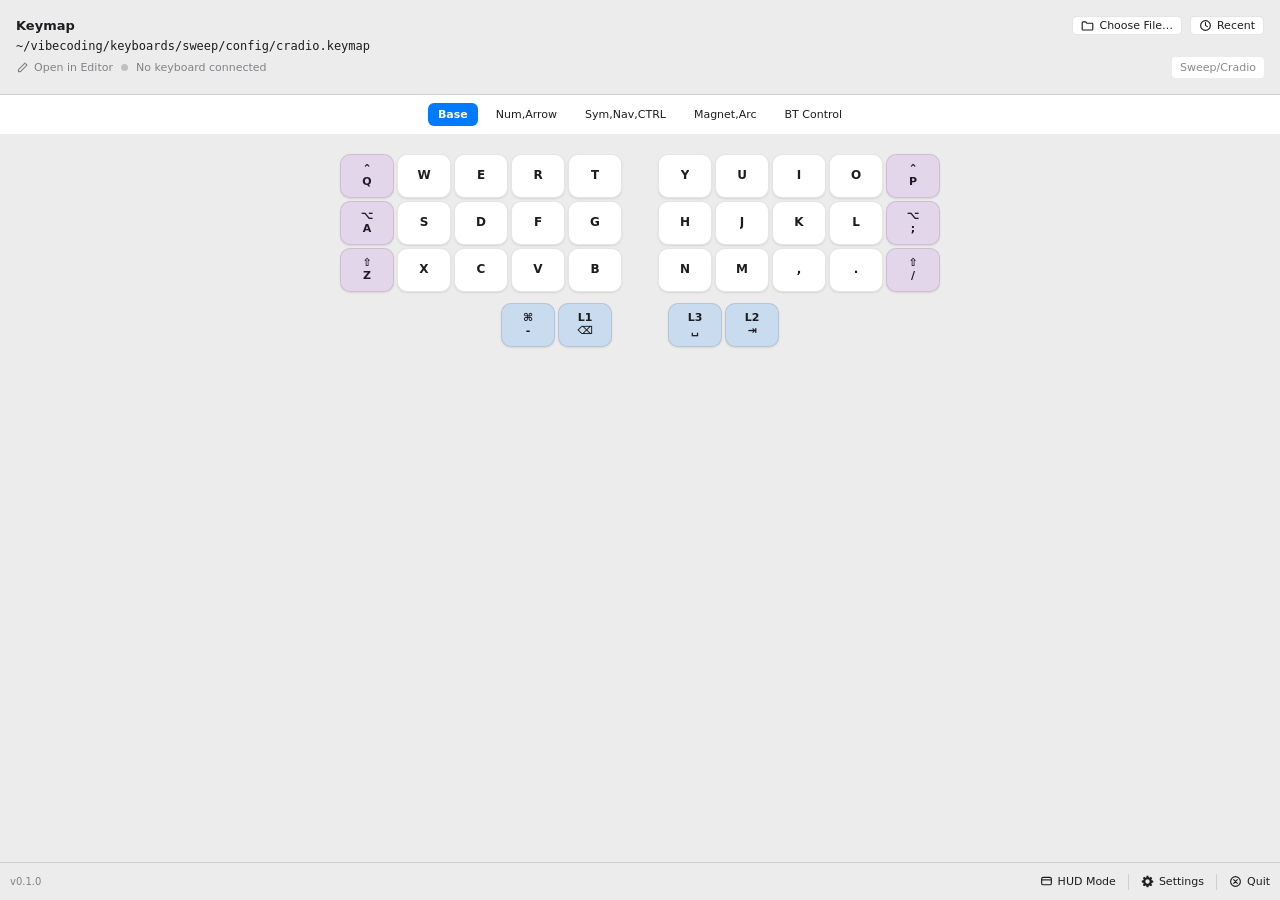
<file: app/ui/index.html>
<!doctype html>
<html lang="en">
<head>
  <meta charset="utf-8">
  <meta name="viewport" content="width=device-width, initial-scale=1">
  <title>peekaboard</title>
  <link rel="stylesheet" href="style.css">
</head>
<body>
  <div class="app" id="app">
    <div id="header"></div>
    <div class="divider" id="header-divider"></div>
    <div class="content" id="content"></div>
    <div class="divider"></div>
    <div class="footer" id="footer"></div>
  </div>
  <div id="overlay-root"></div>
  <script src="bridge.js"></script>
  <script src="keyboard.js"></script>
  <script src="main.js"></script>
</body>
</html>
</file>
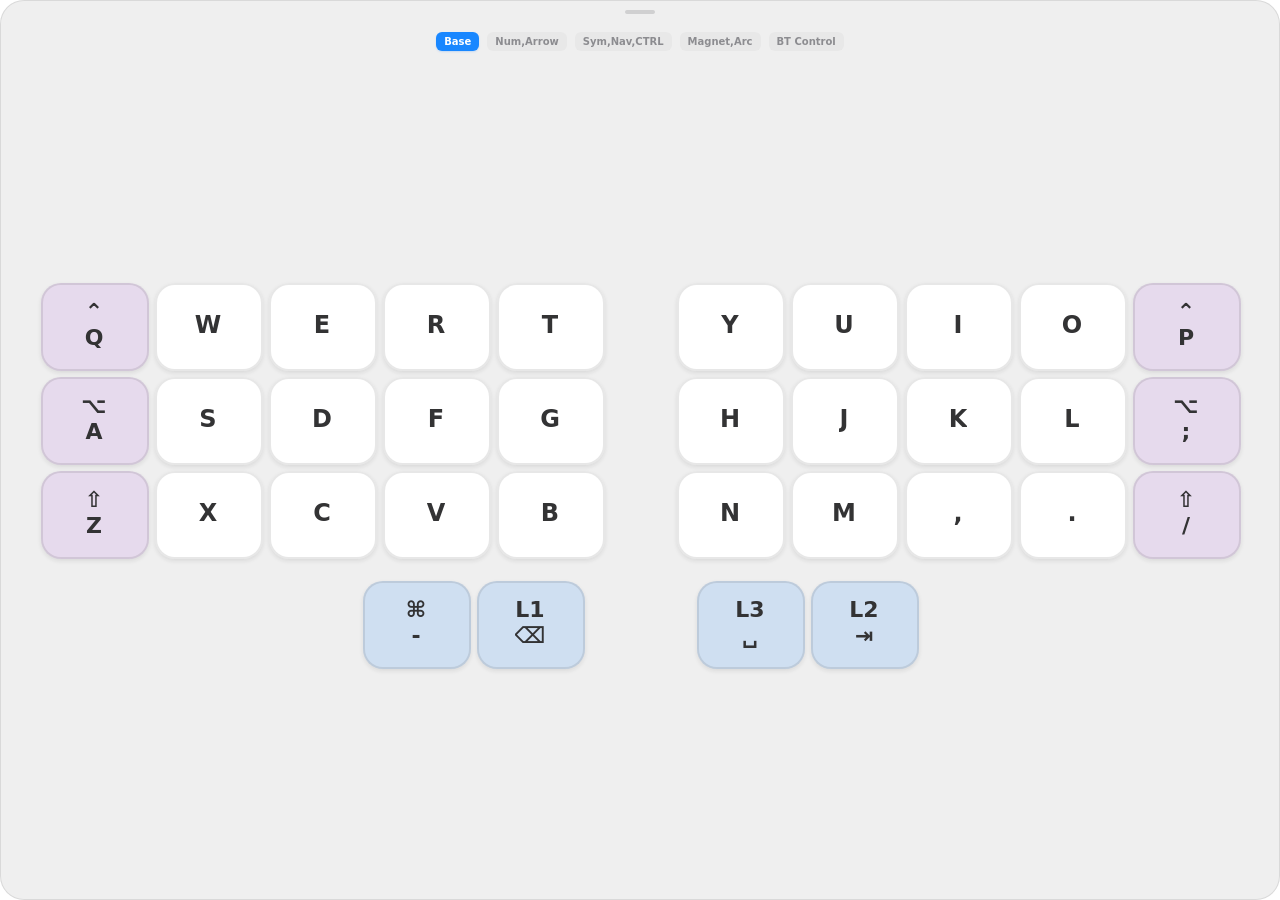
<file: app/ui/hud.html>
<!doctype html>
<html lang="en" class="hud-page">
<head>
  <meta charset="utf-8">
  <meta name="viewport" content="width=device-width, initial-scale=1">
  <title>peekaboard HUD</title>
  <link rel="stylesheet" href="style.css">
</head>
<body class="hud-body">
  <div class="hud" id="hud">
    <div class="grab"><div class="capsule"></div></div>
    <div class="hudtabs" id="tabs"></div>
    <div class="board" id="board"></div>
    <div class="empty" id="empty" style="display:none">No Keymap Loaded</div>
    <div class="wpm" id="wpm" style="display:none" title="Typing speed: five key presses make a word, averaged over the last five seconds">
      <svg viewBox="0 0 54 14"><polyline id="wpm-line" points=""/></svg>
      <span class="num" id="wpm-num">0</span>
      <span class="unit">WPM</span>
    </div>
  </div>
  <div class="edge n" data-dir="North"></div>
  <div class="edge s" data-dir="South"></div>
  <div class="edge e" data-dir="East"></div>
  <div class="edge w" data-dir="West"></div>
  <div class="edge ne" data-dir="NorthEast"></div>
  <div class="edge nw" data-dir="NorthWest"></div>
  <div class="edge se" data-dir="SouthEast"></div>
  <div class="edge sw" data-dir="SouthWest"></div>
  <script src="bridge.js"></script>
  <script src="keyboard.js"></script>
  <script src="hud.js"></script>
</body>
</html>
</file>
<file: app/ui/style.css>
/* peekaboard: shared look of the main window and the HUD.
   Sizes and colours follow the SwiftUI version (system colours of macOS,
   light and dark). */

:root {
  --window-bg: #ececec;
  --control-bg: #ffffff;
  --primary: #1d1d1f;
  --secondary: rgba(60, 60, 67, 0.6);
  --primary-10: rgba(0, 0, 0, 0.1);
  --primary-03: rgba(0, 0, 0, 0.03);
  --divider: rgba(0, 0, 0, 0.12);
  --accent: #007aff;
  --blue: #007aff;
  --purple: #af52de;
  --orange: #ff9500;
  --green: #28cd41;
  --red: #ff3b30;
  --gray: #8e8e93;
  --field-bg: rgba(0, 0, 0, 0.05);
  --font: ui-rounded, "Segoe UI Variable Display", "Segoe UI", system-ui, -apple-system, sans-serif;
  --mono: ui-monospace, "Cascadia Mono", Consolas, Menlo, monospace;
}

@media (prefers-color-scheme: dark) {
  :root {
    --window-bg: #2c2c2e;
    --control-bg: #1e1e1e;
    --primary: #f5f5f7;
    --secondary: rgba(235, 235, 245, 0.6);
    --primary-10: rgba(255, 255, 255, 0.1);
    --primary-03: rgba(255, 255, 255, 0.03);
    --divider: rgba(255, 255, 255, 0.12);
    --accent: #0a84ff;
    --blue: #0a84ff;
    --purple: #bf5af2;
    --orange: #ff9f0a;
    --green: #30d158;
    --red: #ff453a;
    --gray: #98989d;
    --field-bg: rgba(255, 255, 255, 0.08);
  }
}

* { box-sizing: border-box; }

html, body {
  margin: 0;
  height: 100%;
  font-family: var(--font);
  font-size: 13px;
  color: var(--primary);
  background: var(--window-bg);
  -webkit-user-select: none;
  user-select: none;
  overflow: hidden;
}

button {
  font: inherit;
  color: inherit;
  cursor: pointer;
}

/* ---------- Window layout ---------- */

.app {
  display: flex;
  flex-direction: column;
  height: 100%;
}

.divider { height: 1px; background: var(--divider); flex: none; }
.vdivider { width: 1px; height: 16px; background: var(--divider); }

.content {
  flex: 1;
  min-height: 0;
  display: flex;
  flex-direction: column;
  overflow: auto;
}

/* ---------- Header ---------- */

.header { padding: 16px; display: flex; flex-direction: column; gap: 4px; }
.header .row { display: flex; align-items: center; gap: 8px; }
.header .title { font-size: 13px; font-weight: 700; }
.spacer { flex: 1; }

.btn {
  display: inline-flex;
  align-items: center;
  gap: 5px;
  padding: 3px 9px;
  border-radius: 5px;
  border: 1px solid var(--primary-10);
  background: var(--control-bg);
  font-size: 12px;
}
.btn:hover { border-color: var(--accent); }
.btn.prominent { background: var(--accent); border-color: var(--accent); color: #fff; padding: 6px 14px; font-size: 13px; }
.btn.prominent:hover { filter: brightness(1.1); }
.btn.small { font-size: 11px; padding: 2px 8px; }

.link {
  display: inline-flex;
  align-items: center;
  gap: 5px;
  border: 0;
  background: none;
  padding: 2px 0;
  font-size: 11px;
}
.link:hover { color: var(--accent); }
.link.active { color: var(--accent); }

.filepath {
  font-family: var(--mono);
  font-size: 12px;
  white-space: nowrap;
  overflow: hidden;
  text-overflow: ellipsis;
}

.chip {
  font-size: 11px;
  color: var(--secondary);
  background: var(--control-bg);
  padding: 4px 8px;
  border-radius: 4px;
}

.status { display: flex; align-items: center; gap: 8px; font-size: 11px; color: var(--secondary); }
.dot { width: 7px; height: 7px; border-radius: 50%; background: rgba(128, 128, 128, 0.4); flex: none; }
.dot.on { background: var(--green); }

.menu-wrap { position: relative; }
.menu {
  position: absolute;
  right: 0;
  top: calc(100% + 4px);
  min-width: 240px;
  background: var(--window-bg);
  border: 1px solid var(--primary-10);
  border-radius: 8px;
  box-shadow: 0 6px 20px rgba(0, 0, 0, 0.3);
  padding: 4px;
  z-index: 50;
}
.menu .item {
  display: flex;
  align-items: center;
  gap: 6px;
  width: 100%;
  border: 0;
  background: none;
  text-align: left;
  padding: 5px 8px;
  border-radius: 5px;
  font-size: 12px;
}
.menu .item:hover { background: var(--accent); color: #fff; }
.menu .item.danger { color: var(--red); }
.menu .item.danger:hover { color: #fff; background: var(--red); }
.menu .sep { height: 1px; background: var(--divider); margin: 4px 2px; }

/* ---------- Layer tabs ---------- */

.tabs {
  display: flex;
  flex-direction: column;
  gap: 4px;
  align-items: center;
  padding: 8px 0;
  background: var(--control-bg);
}
.tabs .tabrow { display: flex; gap: 8px; justify-content: center; }
.tab {
  border: 0;
  background: transparent;
  font-size: 11px;
  padding: 5px 10px;
  border-radius: 6px;
  white-space: nowrap;
}
.tab.selected { background: var(--accent); color: #fff; font-weight: 600; }

/* ---------- Keyboard ---------- */

.board-area {
  flex: 1;
  display: flex;
  justify-content: center;
  align-items: flex-start;
  padding: 20px;
}

.kb { display: flex; flex-direction: column; align-items: center; gap: 3px; }
.kb .krow { display: flex; align-items: center; }
.kb .khalf { display: flex; gap: 3px; }
.kb .krow.splitrow { gap: 3px; }

.key {
  position: relative;
  height: 44px;
  border-radius: 10px;
  background: var(--control-bg);
  box-shadow: 0 1px 2px rgba(0, 0, 0, 0.1), inset 0 0 0 1px var(--primary-10);
  display: flex;
  align-items: center;
  justify-content: center;
  padding: 4px;
  text-align: center;
  font-weight: 600;
  white-space: pre-line;
  line-height: 1.15;
  overflow: visible;
  transition: transform 0.08s ease-out, box-shadow 0.15s ease-in-out;
}
.key .label {
  display: -webkit-box;
  -webkit-line-clamp: 2;
  -webkit-box-orient: vertical;
  overflow: hidden;
  max-width: 100%;
}
.key:hover { box-shadow: 0 1px 2px rgba(0, 0, 0, 0.1), inset 0 0 0 2px var(--accent); }
.key.trans { background: color-mix(in srgb, var(--gray) 10%, transparent); color: var(--secondary); }
.key.none { background: color-mix(in srgb, var(--red) 10%, transparent); }
.key.thumb { background: color-mix(in srgb, var(--blue) 15%, transparent); }
.key.tap { background: color-mix(in srgb, var(--purple) 15%, transparent); }
.key.layer { background: color-mix(in srgb, var(--orange) 15%, transparent); }
.key.system { background: color-mix(in srgb, var(--green) 15%, transparent); }
.key.pressed {
  transform: scale(0.94);
  box-shadow: 0 1px 2px rgba(0, 0, 0, 0.1), inset 0 0 0 2px var(--accent);
}
.key.pressed::before {
  content: "";
  position: absolute;
  inset: 0;
  border-radius: 10px;
  background: color-mix(in srgb, var(--accent) 55%, transparent);
  pointer-events: none;
}

.tooltip {
  position: absolute;
  top: -35px;
  left: 50%;
  transform: translateX(-50%);
  z-index: 100;
  padding: 4px 8px;
  border-radius: 4px;
  background: rgba(0, 0, 0, 0.85);
  color: #fff;
  font: 500 11px var(--mono);
  white-space: nowrap;
  pointer-events: none;
  font-weight: 500;
}

/* ---------- Placeholder ---------- */

.placeholder {
  flex: 1;
  display: flex;
  flex-direction: column;
  align-items: center;
  justify-content: center;
  gap: 14px;
  color: var(--secondary);
  text-align: center;
  padding: 24px;
}
.placeholder svg { width: 72px; height: auto; }
.placeholder h2 { margin: 0; font-size: 15px; color: var(--primary); }
.placeholder p { margin: 0; font-size: 12px; max-width: 420px; }
.placeholder .error { color: var(--red); }

/* ---------- Footer ---------- */

.footer { display: flex; align-items: center; gap: 12px; padding: 10px; font-size: 11px; }
.footer .version { font-size: 10px; color: var(--secondary); }

/* ---------- Settings ---------- */

.settings { padding: 12px 16px 20px; display: flex; flex-direction: column; gap: 12px; }
.settings .head { display: flex; align-items: center; justify-content: space-between; }
.settings h1 { margin: 0; font-size: 15px; }
.settings .close { border: 0; background: none; color: var(--secondary); font-size: 18px; line-height: 1; }
.settings section { display: flex; flex-direction: column; gap: 8px; }
.settings h3 { margin: 0; font-size: 11px; font-weight: 700; display: flex; gap: 6px; align-items: center; }
.settings .note { font-size: 9px; color: var(--secondary); margin: 0; line-height: 1.4; }
.settings .line { display: flex; align-items: center; gap: 8px; }
.settings .shortcut {
  font-family: var(--mono);
  font-size: 13px;
  padding: 4px 10px;
  background: var(--control-bg);
  border-radius: 6px;
  border: 2px solid transparent;
  min-width: 90px;
}
.settings .shortcut.recording { border-color: var(--accent); }
.toggle { display: flex; align-items: center; gap: 8px; font-size: 11px; }
.toggle input { accent-color: var(--accent); margin: 0; }
.sliders { display: flex; gap: 16px; }
.sliders .sl { flex: 1; display: flex; flex-direction: column; gap: 2px; }
.sliders .sl .top { display: flex; justify-content: space-between; font-size: 11px; }
.sliders input[type=range] { width: 100%; accent-color: var(--accent); }
.err { color: var(--red); font-size: 11px; }

/* ---------- Key name dialog ---------- */

.overlay {
  position: fixed;
  inset: 0;
  background: rgba(0, 0, 0, 0.25);
  display: flex;
  align-items: center;
  justify-content: center;
  z-index: 200;
}
.dialog {
  width: 340px;
  padding: 20px;
  border-radius: 12px;
  background: var(--window-bg);
  border: 1px solid var(--primary-10);
  box-shadow: 0 12px 36px rgba(0, 0, 0, 0.35);
  display: flex;
  flex-direction: column;
  gap: 12px;
}
.dialog h2 { margin: 0; font-size: 15px; }
.dialog p { margin: 0; font-size: 12px; color: var(--secondary); }
.dialog input[type=text] {
  font: inherit;
  padding: 6px 8px;
  border-radius: 6px;
  border: 1px solid var(--primary-10);
  background: var(--control-bg);
  color: var(--primary);
  -webkit-user-select: text;
  user-select: text;
}
.dialog input[type=text]:focus { outline: 2px solid var(--accent); outline-offset: -1px; }
.dialog .actions { display: flex; gap: 8px; }

.dropzone { outline: 3px solid var(--accent); outline-offset: -5px; border-radius: 8px; }

.ctx {
  position: fixed;
  z-index: 300;
  min-width: 170px;
  background: var(--window-bg);
  border: 1px solid var(--primary-10);
  border-radius: 8px;
  box-shadow: 0 6px 20px rgba(0, 0, 0, 0.3);
  padding: 4px;
}
.ctx .item {
  display: block;
  width: 100%;
  text-align: left;
  border: 0;
  background: none;
  padding: 5px 8px;
  border-radius: 5px;
  font-size: 12px;
}
.ctx .item:hover { background: var(--accent); color: #fff; }

/* ---------- HUD ---------- */

/* The page itself stays clear, only the rounded panel draws */
html.hud-page, body.hud-body { background: transparent; }

.hud {
  position: fixed;
  inset: 0;
  display: flex;
  flex-direction: column;
  align-items: stretch;
  gap: 12px;
  padding-top: 2px;
  border-radius: 24px;
  background: color-mix(in srgb, var(--window-bg) 95%, transparent);
  box-shadow: inset 0 0 0 1px var(--primary-10);
  overflow: hidden;
  transition: opacity 0.8s ease-in-out, transform 0.8s ease-in-out;
}
.hud.inactive { opacity: 0.15 !important; transform: scale(0.98); }

/* macOS: the window carries the HUD material and does the fading */
body.mac.material .hud { background: color-mix(in srgb, var(--window-bg) 25%, transparent); }
body.mac .hud.inactive { opacity: 1 !important; }

.hud .grab { align-self: center; width: 120px; height: 16px; display: flex; align-items: center; justify-content: center; flex: none; margin-top: 2px; }
.hud .capsule { width: 30px; height: 4px; border-radius: 2px; background: color-mix(in srgb, var(--secondary) 33%, transparent); }

.hud .hudtabs { display: flex; flex-wrap: wrap; justify-content: center; gap: 8px; padding: 0 16px; flex: none; }
.hud .chip-tab {
  border: 0;
  font: 700 10px var(--font);
  padding: 4px 8px;
  border-radius: 6px;
  background: var(--primary-03);
  color: var(--secondary);
  transition: transform 0.3s cubic-bezier(0.3, 1.5, 0.6, 1);
}
.hud .chip-tab.selected { background: var(--accent); color: #fff; box-shadow: 0 1px 2px color-mix(in srgb, var(--accent) 20%, transparent); }

.hud .board { position: relative; flex: 1; min-height: 0; margin: 0 12px 12px; }
.hud .board .kb { position: absolute; left: 50%; top: 50%; transform-origin: center; }

.hud .empty { flex: 1; display: flex; align-items: center; justify-content: center; color: var(--secondary); font-size: 14px; }

.hud .wpm { position: absolute; top: 10px; right: 18px; display: flex; align-items: center; gap: 6px; white-space: nowrap; }
.hud .wpm svg { width: 54px; height: 14px; overflow: visible; }
.hud .wpm svg polyline { fill: none; stroke: color-mix(in srgb, var(--accent) 80%, transparent); stroke-width: 1.2; stroke-linejoin: round; }
.hud .wpm .num { font: 700 12px var(--font); font-variant-numeric: tabular-nums; min-width: 26px; text-align: right; }
.hud .wpm .unit { font: 600 9px var(--font); color: var(--secondary); }

.edge { position: fixed; z-index: 20; }
.edge.n { top: 0; left: 14px; right: 14px; height: 6px; cursor: ns-resize; }
.edge.s { bottom: 0; left: 14px; right: 14px; height: 6px; cursor: ns-resize; }
.edge.e { right: 0; top: 14px; bottom: 14px; width: 6px; cursor: ew-resize; }
.edge.w { left: 0; top: 14px; bottom: 14px; width: 6px; cursor: ew-resize; }
.edge.ne { top: 0; right: 0; width: 14px; height: 14px; cursor: nesw-resize; }
.edge.nw { top: 0; left: 0; width: 14px; height: 14px; cursor: nwse-resize; }
.edge.se { bottom: 0; right: 0; width: 14px; height: 14px; cursor: nwse-resize; }
.edge.sw { bottom: 0; left: 0; width: 14px; height: 14px; cursor: nesw-resize; }
</file>
